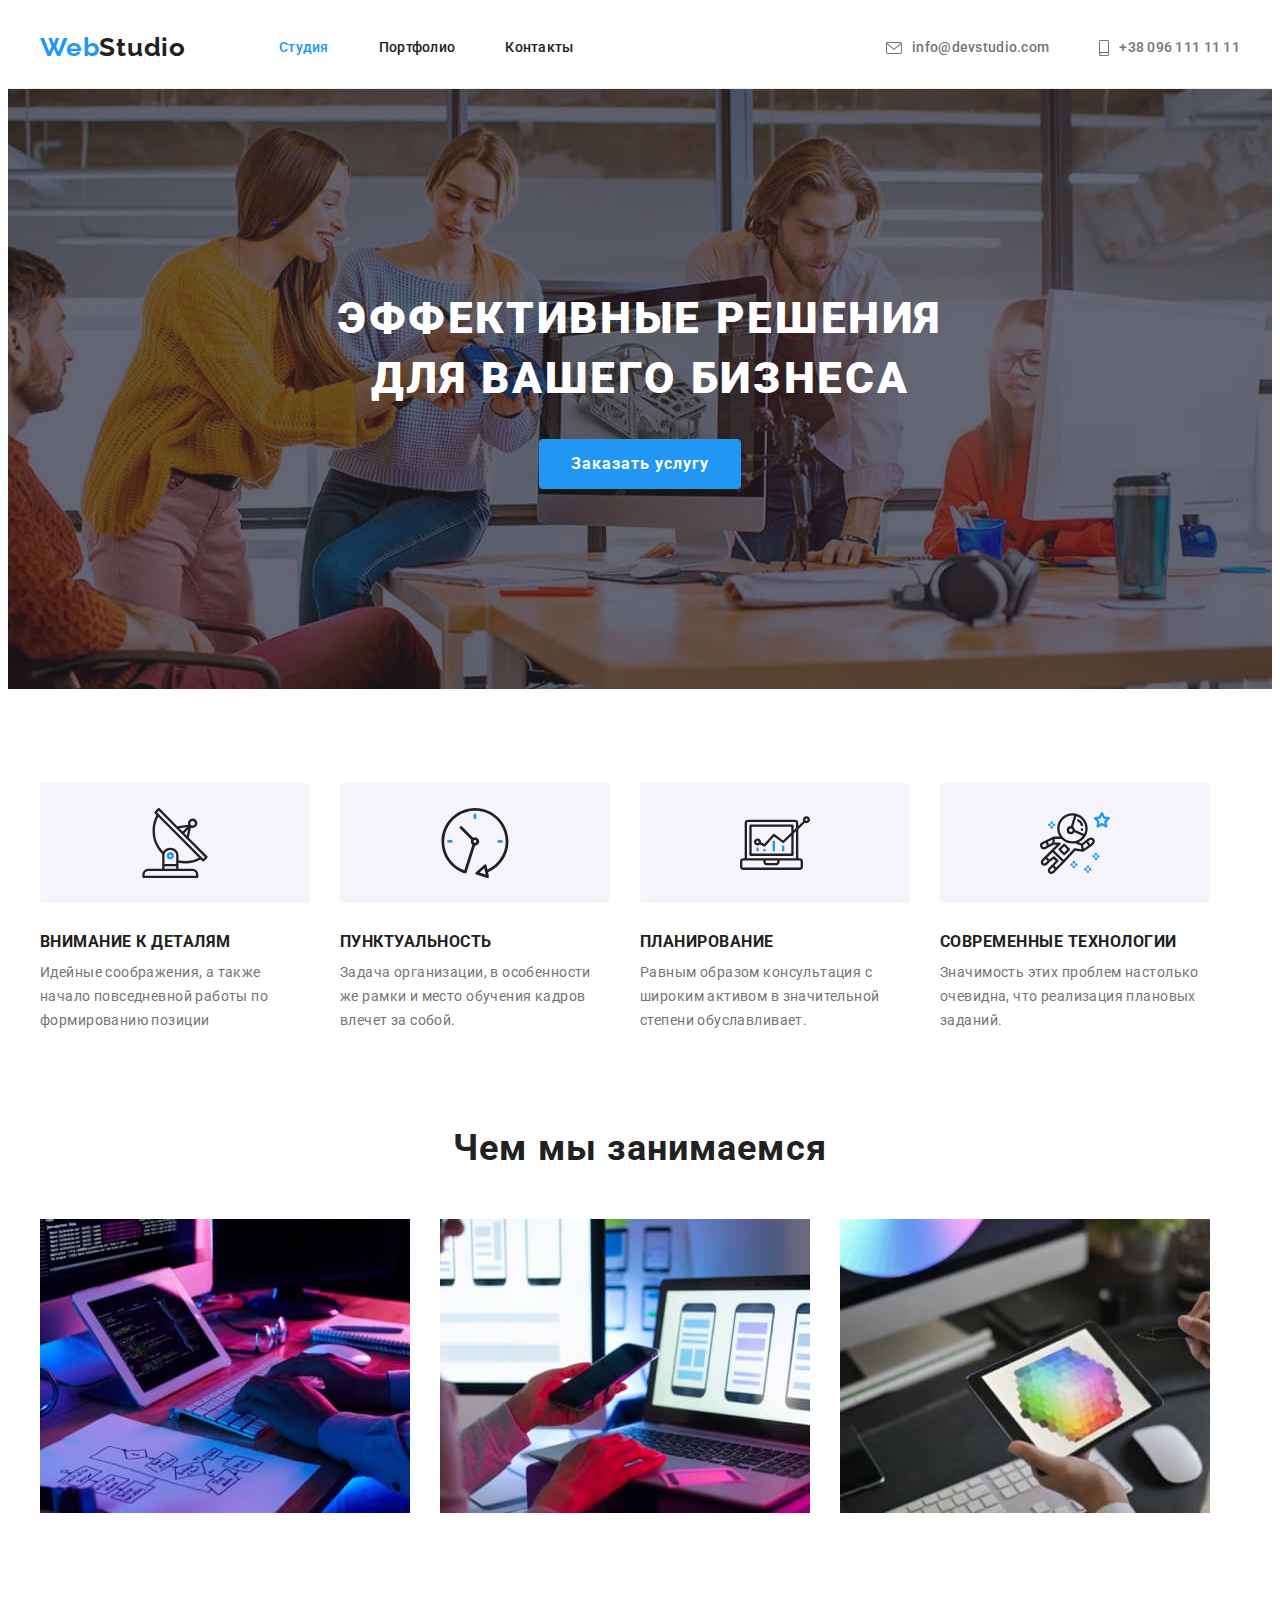
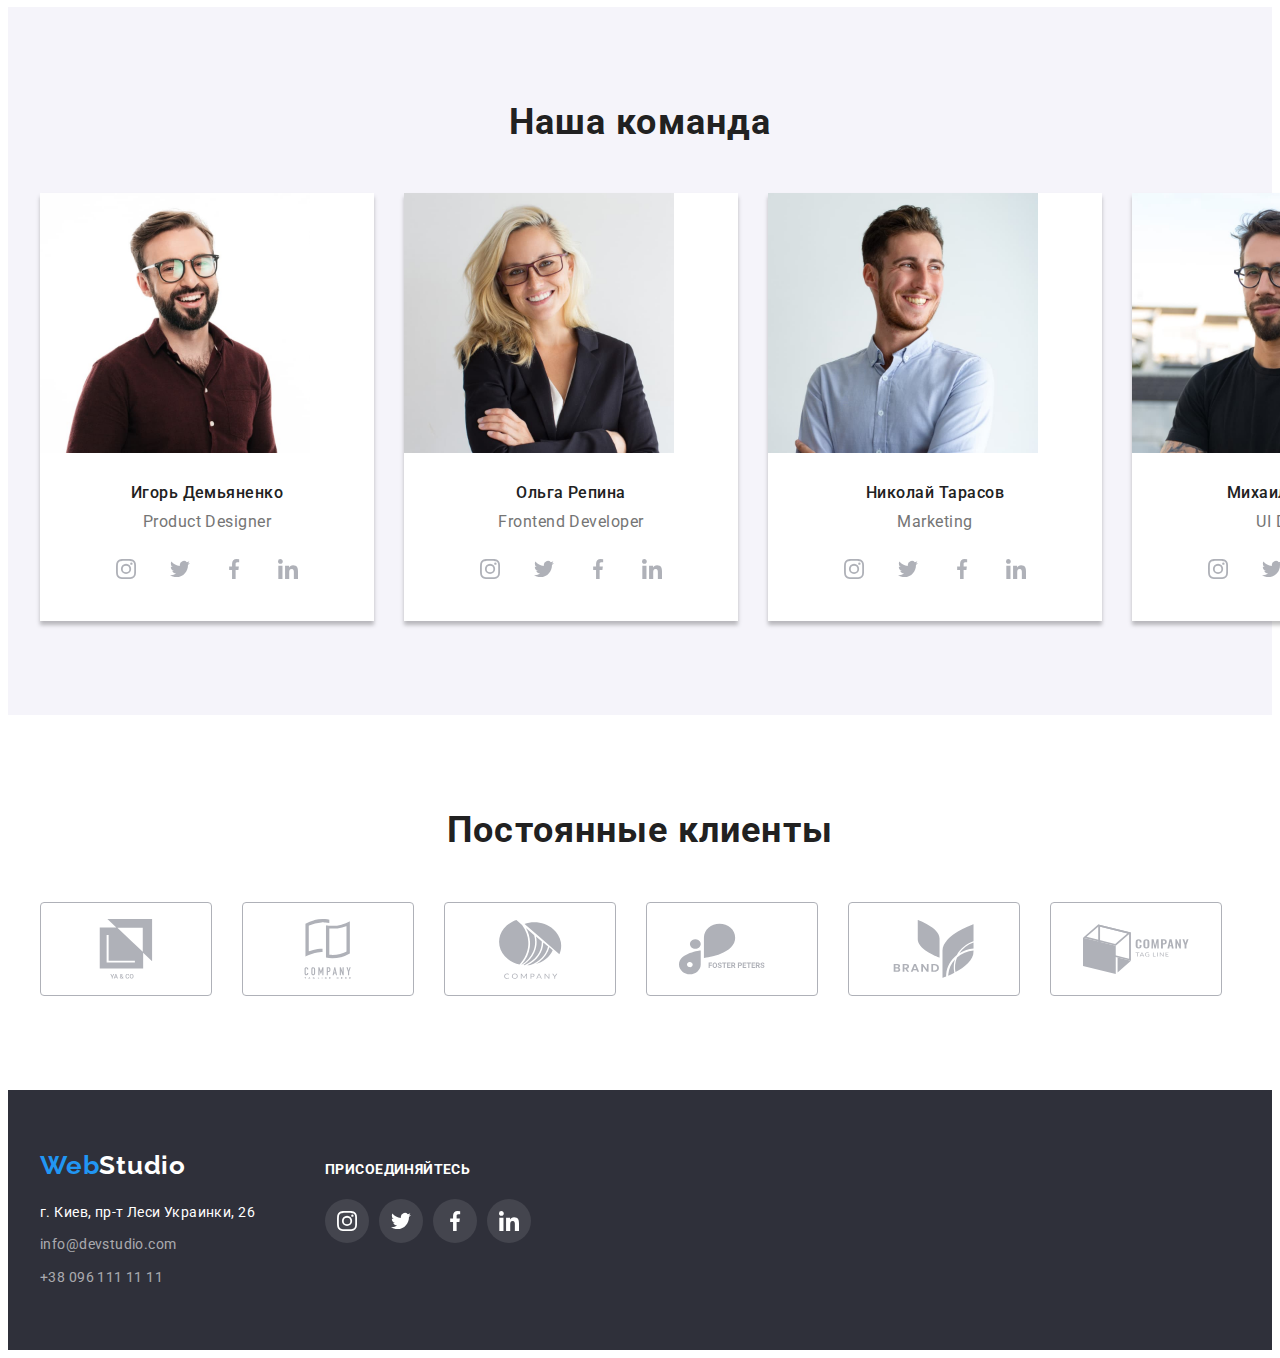
<file: index.html>
<!DOCTYPE html>
<html lang="ru">
<head>
    <meta charset="UTF-8">
    <meta http-equiv="X-UA-Compatible" content="IE=edge">
    <meta name="viewport" content="width=device-width, initial-scale=1.0">
    <title>Студия</title>
    <link href="https://fonts.googleapis.com/css2?family=Raleway:wght@700&family=Roboto:wght@400;500;700&display=swap" rel="stylesheet">
    <link rel="stylesheet" href="https://cdnjs.cloudflare.com/ajax/libs/modern-normalize/1.1.0/modern-normalize.min.css"
        integrity="sha512-wpPYUAdjBVSE4KJnH1VR1HeZfpl1ub8YT/NKx4PuQ5NmX2tKuGu6U/JRp5y+Y8XG2tV+wKQpNHVUX03MfMFn9Q=="
        crossorigin="anonymous" referrerpolicy="no-referrer" />
    <link rel="stylesheet" href="./css/styles.css">
</head>
<body>
    <header class="header-page">
        <div class="container main-nav">
        <nav class="navigation">
        <a lang="en" href="./index.html" class="logo link">Web<span class="logo-top">Studio</span></a>
            <ul class="navigation-list list">
                <li class="item">
                    <a href="./index.html" class="link current">Студия</a>
                </li>
                <li class="item">
                    <a href="./portfolio.html" class="link">Портфолио</a>
                </li>
                <li class="item">
                    <a href="" class="link">Контакты</a>
                </li>
            </ul>
        </nav>

        <ul class="contacts-list list">
            <li class="contact-item">              
                <a href="mailto:info@devstudio.com" class="link">
                    <svg class="contact-icon" width="16px" height="12px">
                        <use href="./images/icons.svg#icon-mail"></use>
                    </svg>
                    info@devstudio.com</a>
            </li>
            <li class="contact-item">
                <a href="callto:+380961111111" class="link">
                    <svg class="contact-icon" width="10px" height="16px">
                        <use href="./images/icons.svg#icon-phone"></use>
                    </svg>
                    +38 096 111 11 11</a>
            </li>
        </ul>       
        </div>
    </header>
    <main>
        <section class="hero">
            <div class="container">
                <h1 class="hero-title">Эффективные решения для вашего бизнеса</h1>
                <button type="button" class="hero-btn btn">Заказать услугу</button>
            </div>
        </section>
        <section class="features section">
            <div class="container">
            <h2 class="features-title title" hidden>Преимущества</h2>
            <ul class="features-list list">
                <li class="features-item">
                    <div class="features-thumb">
                        <svg class="features-icon" width="70px" height="70px">
                            <use href="./images/icons.svg#icon-antenna"></use>
                        </svg>
                    </div>
                    <h3 class="features-name">Внимание к деталям</h3>
                    <p class="features-text">Идейные соображения, а также начало повседневной работы по формированию позиции</p>
                </li>
                <li class="features-item">
                    <div class="features-thumb">
                        <svg class="features-icon" width="70px" height="70px">
                            <use href="./images/icons.svg#icon-clock"></use>
                        </svg>
                    </div>
                    <h3 class="features-name">Пунктуальность</h3>
                    <p class="features-text">Задача организации, в особенности же рамки и место обучения кадров влечет за собой.</p>
                </li>
                <li class="features-item">
                    <div class="features-thumb">
                        <svg class="features-icon" width="70px" height="70px">
                            <use href="./images/icons.svg#icon-diagram"></use>
                        </svg>
                    </div>
                    <h3 class="features-name">Планирование</h3>
                    <p class="features-text">Равным образом консультация с широким активом в значительной степени обуславливает.</p>
                </li>
                <li class="features-item">
                    <div class="features-thumb">
                        <svg class="features-icon" width="70px" height="70px">
                            <use href="./images/icons.svg#icon-astronaut"></use>
                        </svg>
                    </div>
                    <h3 class="features-name">Современные технологии</h3>
                    <p class="features-text">Значимость этих проблем настолько очевидна, что реализация плановых заданий.</p>
                </li>
            </ul>
            </div>
        </section>
        <section class="skills section">
            <div class="container">
            <h2 class="skills-title title">Чем мы занимаемся</h2>
            <ul class="skill-list list">
                <li class="skill-item">
                    <img class="skill-img" src="./images/skills-coding-1.jpg" alt="Програмист пишет код" width="370" height="294">
                </li>
                <li class="skill-item">
                    <img class="skill-img" src="./images/skills-mobile-app-2.jpg" alt="Програмист пишет мобильное приложение" width="370" height="294">
                </li>
                <li class="skill-item">
                    <img class="skill-img" src="./images/skills-design-3.jpg" alt="Дизайнер рисует" width="370" height="294">
                </li>
            </ul>
            </div>
        </section>
        <section class="section team">
            <div class="container">
           <h2 class="team-title title">Наша команда</h2>
            <ul class="team-list list">
                <li class="team-item">
                    <img class="team-card" src="./images/team-card-1.jpg" alt="Фото Игоря Демьяненко" width="270" height="260">
                    <div class="container">
                        <h3 class="team-name">Игорь Демьяненко</h3>
                        <p lang="en" class="team-text">Product Designer</p>
                        <ul class="team-soc-list list">
                            <li class="team-soc-item">
                               <a href="" class="team-soc-link link">
                                <svg class="soc-icon" width="20px" height="20px">
                                    <use href="./images/icons.svg#icon-instagram"></use>
                                </svg>
                               </a> 
                            </li>
                            <li class="team-soc-item">
                                <a href="" class="team-soc-link link">
                                    <svg class="soc-icon" width="20px" height="20px">
                                        <use href="./images/icons.svg#icon-twitter"></use>
                                    </svg>
                                </a>
                            </li>
                            <li class="team-soc-item">
                                <a href="" class="team-soc-link link">
                                    <svg class="soc-icon" width="20px" height="20px">
                                        <use href="./images/icons.svg#icon-facebook"></use>
                                    </svg>
                                </a>
                            </li>
                            <li class="team-soc-item">
                                <a href="" class="team-soc-link link">
                                    <svg class="soc-icon" width="20px" height="20px">
                                        <use href="./images/icons.svg#icon-linkedin"></use>
                                    </svg>
                                </a>
                            </li>
                        </ul>
                    </div>
                </li>
                <li class="team-item">
                    <img class="team-card" src="./images/team-card-2.jpg" alt="Фото Ольги Репиной" width="270" height="260">
                    <div class="container">
                        <h3 class="team-name">Ольга Репина</h3>
                        <p lang="en" class="team-text">Frontend Developer</p>
                        <ul class="team-soc-list list">
                            <li class="team-soc-item">
                                <a href="" class="team-soc-link link">
                                    <svg class="soc-icon" width="20px" height="20px">
                                        <use href="./images/icons.svg#icon-instagram"></use>
                                    </svg>
                                </a>
                            </li>
                            <li class="team-soc-item">
                                <a href="" class="team-soc-link link">
                                    <svg class="soc-icon" width="20px" height="20px">
                                        <use href="./images/icons.svg#icon-twitter"></use>
                                    </svg>
                                </a>
                            </li>
                            <li class="team-soc-item">
                                <a href="" class="team-soc-link link">
                                    <svg class="soc-icon" width="20px" height="20px">
                                        <use href="./images/icons.svg#icon-facebook"></use>
                                    </svg>
                                </a>
                            </li>
                            <li class="team-soc-item">
                                <a href="" class="team-soc-link link">
                                    <svg class="soc-icon" width="20px" height="20px">
                                        <use href="./images/icons.svg#icon-linkedin"></use>
                                    </svg>
                                </a>
                            </li>
                        </ul>
                    </div>
                </li>
                <li class="team-item">
                    <img class="team-card" src="./images/team-card-3.jpg" alt="Фото Николая Тарасова" width="270" height="260">
                    <div class="container">
                        <h3 class="team-name">Николай Тарасов</h3>
                        <p lang="en" class="team-text">Marketing</p>
                        <ul class="team-soc-list list">
                            <li class="team-soc-item">
                                <a href="" class="team-soc-link link">
                                    <svg class="soc-icon" width="20px" height="20px">
                                        <use href="./images/icons.svg#icon-instagram"></use>
                                    </svg>
                                </a>
                            </li>
                            <li class="team-soc-item">
                                <a href="" class="team-soc-link link">
                                    <svg class="soc-icon" width="20px" height="20px">
                                        <use href="./images/icons.svg#icon-twitter"></use>
                                    </svg>
                                </a>
                            </li>
                            <li class="team-soc-item">
                                <a href="" class="team-soc-link link">
                                    <svg class="soc-icon" width="20px" height="20px">
                                        <use href="./images/icons.svg#icon-facebook"></use>
                                    </svg>
                                </a>
                            </li>
                            <li class="team-soc-item">
                                <a href="" class="team-soc-link link">
                                    <svg class="soc-icon" width="20px" height="20px">
                                        <use href="./images/icons.svg#icon-linkedin"></use>
                                    </svg>
                                </a>
                            </li>
                        </ul>
                    </div>
                    </li>
                <li class="team-item">
                    <img class="team-card" src="./images/team-card-4.jpg" alt="Фото Михаила Ермакова" width="270" height="260">
                    <div class="container">
                        <h3 class="team-name">Михаил Еркмаков</h3>
                        <p lang="en" class="team-text">UI Designer</p>
                        <ul class="team-soc-list list">
                            <li class="team-soc-item">
                                <a href="" class="team-soc-link link">
                                    <svg class="soc-icon" width="20px" height="20px">
                                        <use href="./images/icons.svg#icon-instagram"></use>
                                    </svg>
                                </a>
                            </li>
                            <li class="team-soc-item">
                                <a href="" class="team-soc-link link">
                                    <svg class="soc-icon" width="20px" height="20px">
                                        <use href="./images/icons.svg#icon-twitter"></use>
                                    </svg>
                                </a>
                            </li>
                            <li class="team-soc-item">
                                <a href="" class="team-soc-link link">
                                    <svg class="soc-icon" width="20px" height="20px">
                                        <use href="./images/icons.svg#icon-facebook"></use>
                                    </svg>
                                </a>
                            </li>
                            <li class="team-soc-item">
                                <a href="" class="team-soc-link link">
                                    <svg class="soc-icon" width="20px" height="20px">
                                        <use href="./images/icons.svg#icon-linkedin"></use>
                                    </svg>
                                </a>
                            </li>
                        </ul>
                    </div>
                </li>
            </ul>
            </div>
        </section>
        <section class="partners section">
            <div class="container">
                <h2 class="partners-title title">Постоянные клиенты</h2>
                <ul class="partners-list list">
                    <li class="partners-item">
                        <a href="" class="partners-link link">                        
                                <svg class="partners-icon" width="106px" height="60px">
                                    <use href="./images/icons.svg#icon-client-1"></use>
                                </svg>                            
                        </a>
                    </li>
                    <li class="partners-item">
                        <a href="" class="partners-link link">                                                  
                            <svg class="partners-icon" width="106px" height="60px">
                                <use href="./images/icons.svg#icon-client-2"></use>
                            </svg>                    
                        </a>
                    </li>
                    <li class="partners-item">
                        <a href="" class="partners-link link">                                                    
                            <svg class="partners-icon" width="106px" height="60px">
                                <use href="./images/icons.svg#icon-client-3"></use>
                            </svg>                                                 
                        </a>
                    </li>
                    <li class="partners-item">
                        <a href="" class="partners-link link">                          
                                <svg class="partners-icon" width="106px" height="60px">
                                    <use href="./images/icons.svg#icon-client-4"></use>
                                </svg>                         
                        </a>
                    </li>
                    <li class="partners-item">
                        <a href="" class="partners-link link">                            
                                    <svg class="partners-icon" width="106px" height="60px">
                                        <use href="./images/icons.svg#icon-client-5"></use>
                                    </svg>
                        </a>
                    </li>
                    <li class="partners-item">  
                        <a href="" class="partners-link link">                                                         
                                <svg class="partners-icon" width="106px" height="60px">
                                    <use href="./images/icons.svg#icon-client-6"></use>
                                </svg>                                                
                        </a>
                     </li>
                </ul>
            </div>
        </section>
    </main>
    <footer class="footer">
        <div class="container">
            <div class="address-container">
        <a lang="en" href="./index.html" class="logo link bottom">Web<span class="logo-bottom">Studio</span></a>
        <address class="address">
            <ul class="address-list list">
                <li class="address-item">
                    <p class="address-text">г. Киев, пр-т Леси Украинки, 26</p>
                </li>
                <li class="address-item">
                    <a href="mailto:info@devstudio.com" class="link">info@devstudio.com</a>
                </li>
                <li class="address-item">
                    <a href="callto:+380961111111" class="link">+38 096 111 11 11</a>
                </li>
            </ul> 
        </address>
        </div>
        <div class="social">
        <strong class="social-title">Присоединяйтесь</strong>
        <ul class="soc-list list">
            <li class="soc-item">
                <a href="" class="soc-link link">
                    <svg class="soc-icon" width="20px" height="20px">
                        <use href="./images/icons.svg#icon-instagram"></use>
                    </svg>
                </a>
            </li>
            <li class="soc-item">
                <a href="" class="soc-link link">
                    <svg class="soc-icon" width="20px" height="20px">
                        <use href="./images/icons.svg#icon-twitter"></use>
                    </svg>
                </a>
            </li>
            <li class="soc-item">
                <a href="" class="soc-link link">
                    <svg class="soc-icon" width="20px" height="20px">
                        <use href="./images/icons.svg#icon-facebook"></use>
                    </svg>
                </a>
            </li>
            <li class="soc-item">
                <a href="" class="soc-link link">
                    <svg class="soc-icon" width="20px" height="20px">
                        <use href="./images/icons.svg#icon-linkedin"></use>
                    </svg>
                </a>
            </li>
        </ul>
        </div>
    </div>
    </footer>
    
    
</body>
</html>
</file>
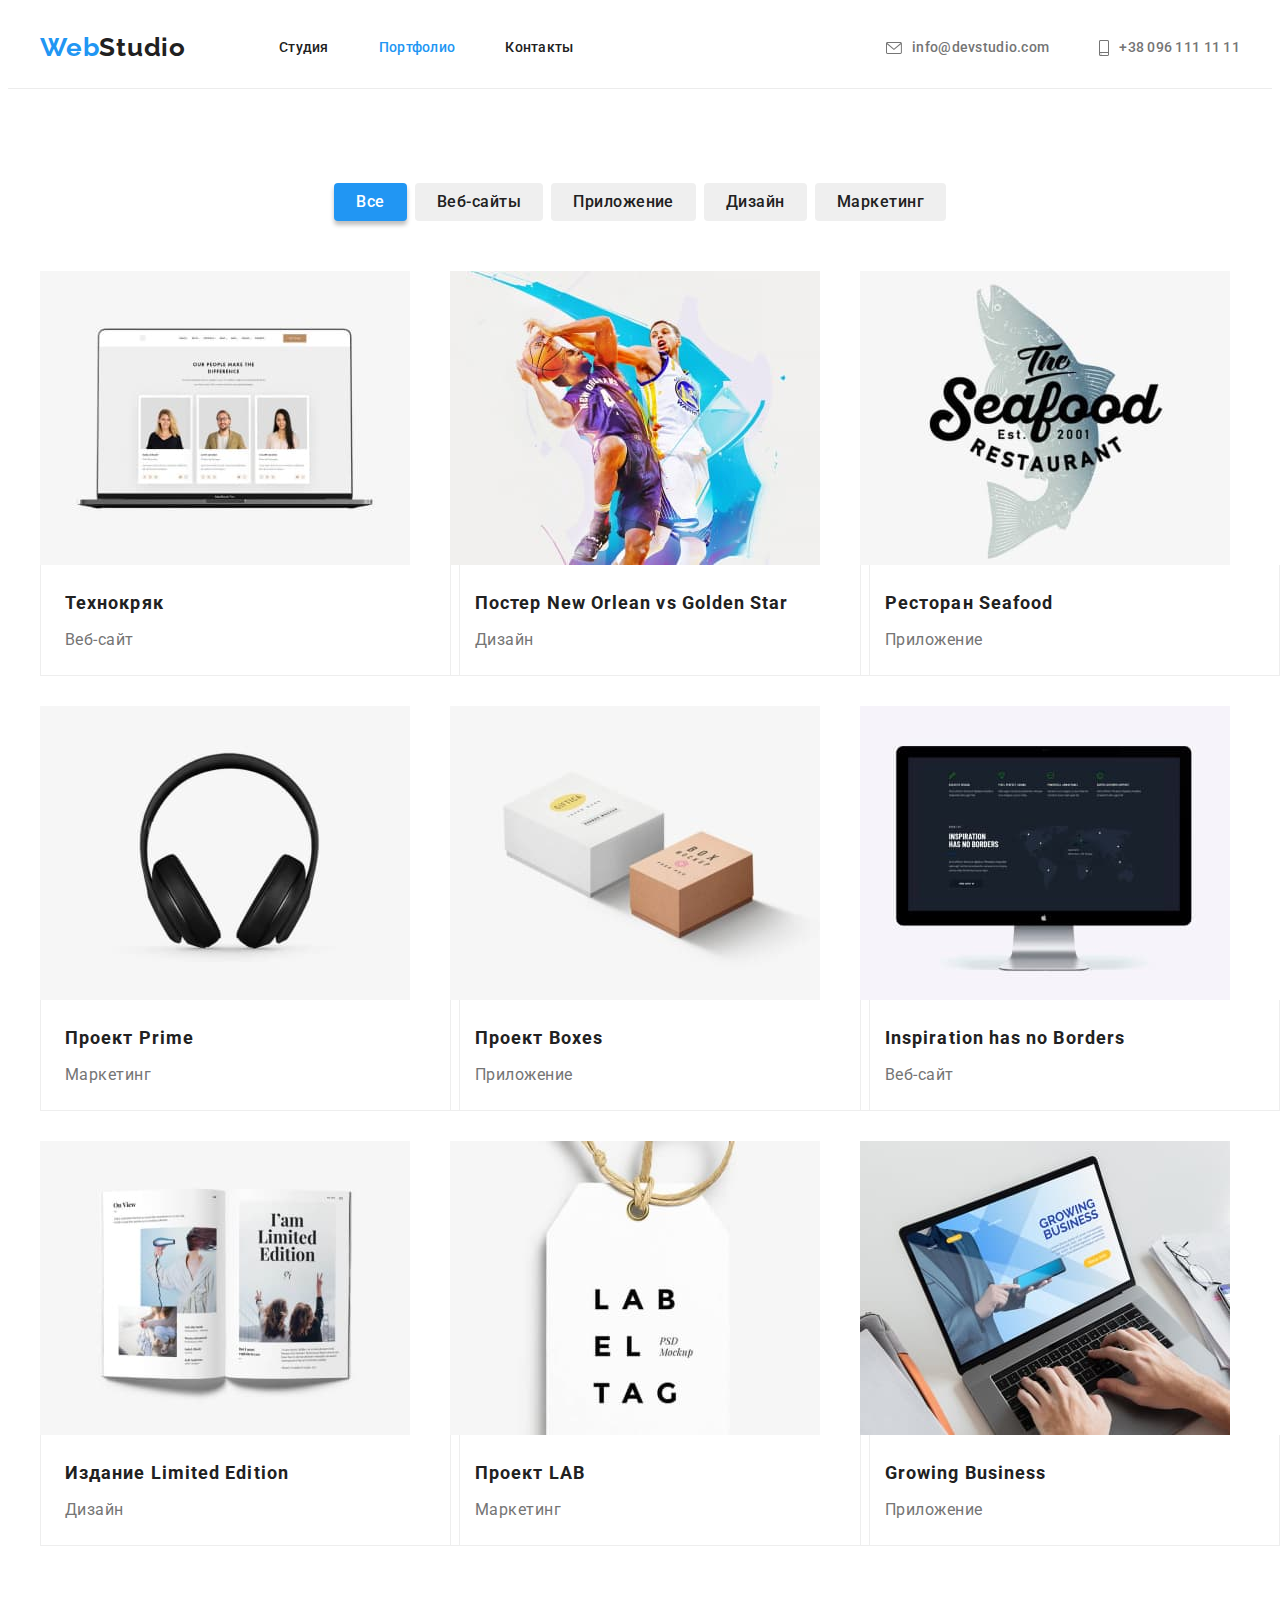
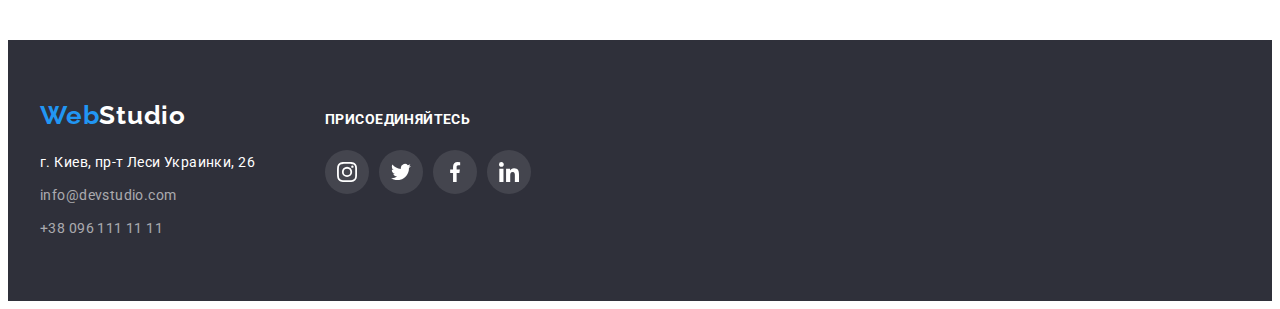
<file: portfolio.html>
<!DOCTYPE html>
<html lang="ru">
<head>
    <meta charset="UTF-8">
    <meta http-equiv="X-UA-Compatible" content="IE=edge">
    <meta name="viewport" content="width=device-width, initial-scale=1.0">
    <title>Портфолио</title>
    <link href="https://fonts.googleapis.com/css2?family=Raleway:wght@700&family=Roboto:wght@400;500;700&display=swap" rel="stylesheet">
    <link rel="stylesheet" href="https://cdnjs.cloudflare.com/ajax/libs/modern-normalize/1.1.0/modern-normalize.min.css"
        integrity="sha512-wpPYUAdjBVSE4KJnH1VR1HeZfpl1ub8YT/NKx4PuQ5NmX2tKuGu6U/JRp5y+Y8XG2tV+wKQpNHVUX03MfMFn9Q=="
        crossorigin="anonymous" referrerpolicy="no-referrer" />
    <link rel="stylesheet" href="./css/styles.css">
</head>
<body>
    <header class="header-page">
        <div class="container main-nav">
            <nav class="navigation">
                <a lang="en" href="./index.html" class="logo link">Web<span class="logo-top">Studio</span></a>
                <ul class="navigation-list list">
                    <li class="item">
                        <a href="./index.html" class="link">Студия</a>
                    </li>
                    <li class="item">
                        <a href="./portfolio.html" class="link current">Портфолио</a>
                    </li>
                    <li class="item">
                        <a href="" class="link">Контакты</a>
                    </li>
                </ul>
            </nav>
    
            <ul class="contacts-list list">
                <li class="contact-item">
                    <a href="mailto:info@devstudio.com" class="link">
                        <svg class="contact-icon" width="16px" height="12px">
                            <use href="./images/icons.svg#icon-mail"></use>
                        </svg>
                        info@devstudio.com</a>
                </li>
                <li class="contact-item">
                    <a href="callto:+380961111111" class="link">
                        <svg class="contact-icon" width="10px" height="16px">
                            <use href="./images/icons.svg#icon-phone"></use>
                        </svg>
                        +38 096 111 11 11</a>
                </li>
            </ul>
        </div>
    </header>
    <main>
        <section class="section">
            <div class="container">
                <h1 hidden>Портфолио</h1>
                    <ul class="filter-list list">
                        <li class="filter-item">
                            <button type="button" class="filter-btn btn current-btn">Все</button>
                        </li>
                        <li class="filter-item">
                            <button type="button" class="filter-btn btn">Веб-сайты</button>
                        </li>
                        <li class="filter-item">
                            <button type="button" class="filter-btn btn">Приложение</button>
                        </li>
                        <li class="filter-item">
                            <button type="button" class="filter-btn btn">Дизайн</button>
                        </li>
                        <li class="filter-item">
                            <button type="button" class="filter-btn btn">Маркетинг</button>
                        </li>
                    </ul>
           <ul class="project-list list">
               <li class="project-item">
                <a href="" class="project-link link">
                       <img src="./images/portfolio-pic-1.jpg" alt="Логотип Технокряк" width="370" height="294">
                   <div class="container">
                        <h2 class="project-title">Технокряк</h2>
                        <p class="project-text">Веб-сайт</p>
                   </div>
                </a>   
               </li>
               <li class="project-item">
                <a href="" class="project-link link">
                   <img src="./images/portfolio-pic-2.jpg" alt="Постер New Orlean vs Golden Star" width="370" height="294">
                   <div class="container">
                        <h2 class="project-title">Постер <span lang="en">New Orlean vs Golden Star</span></h2>
                        <p class="project-text">Дизайн</p>
                   </div>
                </a>   
                </li>
                <li class="project-item">
                    <a href="" class="project-link link">
                    <img src="./images/portfolio-pic-3.jpg" alt="Логотип Ресторана Seafood" width="370" height="294">
                    <div class="container">
                        <h2 class="project-title">Ресторан <span lang="en">Seafood</span></h2>
                        <p class="project-text">Приложение</p>
                    </div>
                 </a>   
                </li>
                <li class="project-item">
                    <a href="" class="project-link link">
                    <img src="./images/portfolio-pic-4.jpg" alt="Логотип Проекта Prime" width="370" height="294">
                    <div class="container">
                        <h2 class="project-title">Проект <span lang="en">Prime</span></h2>
                        <p class="project-text">Маркетинг</p>
                    </div>
                 </a>   
                </li>
                <li class="project-item">
                    <a href="" class="project-link link">
                    <img src="./images/portfolio-pic-5.jpg" alt="Логотип Проекта Boxes" width="370" height="294">
                    <div class="container">
                        <h2 class="project-title">Проект <span lang="en">Boxes</span></h2>
                        <p class="project-text">Приложение</p>
                    </div>
                 </a>   
                </li>
                <li class="project-item">
                    <a href="" class="project-link link">
                    <img src="./images/portfolio-pic-6.jpg" alt="Логотип Inspiration has no Borders" width="370" height="294">
                    <div class="container">
                        <h2 lang="en" class="project-title">Inspiration has no Borders</h2>
                        <p class="project-text">Веб-сайт</p>
                    </div>
                 </a>   
                </li>
                <li class="project-item">
                    <a href="" class="project-link link">
                    <img src="./images/portfolio-pic-7.jpg" alt="Логотип Издания Limited Edition" width="370" height="294">
                    <div class="container">
                        <h2 class="project-title">Издание <span lang="en">Limited Edition</span></h2>
                        <p class="project-text">Дизайн</p>
                    </div>
                 </a>   
                </li>
                <li class="project-item">
                    <a href="" class="project-link link">
                    <img src="./images/portfolio-pic-8.jpg" alt="Логотип Проект LAB" width="370" height="294">
                    <div class="container">
                        <h2 class="project-title">Проект <span lang="en">LAB</span></h2>
                        <p class="project-text">Маркетинг</p>
                    </div>
                 </a>   
                </li>
                <li class="project-item">
                    <a href="" class="project-link link">
                    <img src="./images/portfolio-pic-9.jpg" alt="Логотип Growing Business" width="370" height="294">
                    <div class="container">
                        <h2 lang="en" class="project-title">Growing Business</h2>
                        <p class="project-text">Приложение</p>
                    </div>
                 </a>   
                </li>
           </ul>
        </div>
        </section>
    </main>
    <footer class="footer">
        <div class="container">
            <div class="address-container">
                <a lang="en" href="./index.html" class="logo link bottom">Web<span class="logo-bottom">Studio</span></a>
                <address class="address">
                    <ul class="address-list list">
                        <li class="address-item">
                            <p class="address-text">г. Киев, пр-т Леси Украинки, 26</p>
                        </li>
                        <li class="address-item">
                            <a href="mailto:info@devstudio.com" class="link">info@devstudio.com</a>
                        </li>
                        <li class="address-item">
                            <a href="callto:+380961111111" class="link">+38 096 111 11 11</a>
                        </li>
                    </ul>
                </address>
            </div>
            <div class="social">
                <strong class="social-title">Присоединяйтесь</strong>
                <ul class="soc-list list">
                    <li class="soc-item">
                        <a href="" class="soc-link link">
                            <svg class="soc-icon" width="20px" height="20px">
                                <use href="./images/icons.svg#icon-instagram"></use>
                            </svg>
                        </a>
                    </li>
                    <li class="soc-item">
                        <a href="" class="soc-link link">
                            <svg class="soc-icon" width="20px" height="20px">
                                <use href="./images/icons.svg#icon-twitter"></use>
                            </svg>
                        </a>
                    </li>
                    <li class="soc-item">
                        <a href="" class="soc-link link">
                            <svg class="soc-icon" width="20px" height="20px">
                                <use href="./images/icons.svg#icon-facebook"></use>
                            </svg>
                        </a>
                    </li>
                    <li class="soc-item">
                        <a href="" class="soc-link link">
                            <svg class="soc-icon" width="20px" height="20px">
                                <use href="./images/icons.svg#icon-linkedin"></use>
                            </svg>
                        </a>
                    </li>
                </ul>
            </div>
        </div>
    </footer>
</body>
</html>
</file>
<file: css/styles.css>
:root{
--primary-text-color: #757575; 
--title-text-color: #212121;
--main-white-color: #fff;
--accent-color: #2196F3;
--background-color: #2F303A;
--secondary-background-color: #F5F4FA;
--logo-color: #AFB1B8;
}

body{
    background-color: var(--main-white-color);
    color: var(--primary-text-color); 
    font-family: Roboto, sans-serif; 
    font-size: 14px;
}

.list {
    list-style: none;
    padding: 0;
    margin: 0;
}

.link{
    text-decoration: none;
}

.btn{
    cursor: pointer;
    display: inline-block;
    
}

.container{
    width: 1200px;
    margin-left: auto;
    margin-right: auto;
    padding-left: 15px;
    padding-right: 15px;
 }

 img{
    display: block;
    max-width: 100%;
    height: auto;
 }


/* Header */
.header-page{
     border-bottom: 1px solid #ECECEC;   
     
}

.main-nav{
    display: flex;
    justify-content: space-around;
    align-items: center;
}
.logo {
    display: flex;
    margin-right: auto;
    padding-top: 24px;
    padding-bottom: 25px;
    color: var(--accent-color);
    font-family: Raleway, sans-serif;
    font-weight: 700;
    font-size: 26px;
    line-height: 1.19;
    letter-spacing: 0.03em;    
}

.logo-top{
        color: var(--title-text-color);
}

.navigation{
    display: flex;
}
.navigation-list {
    display: flex;
    margin-left: 93px;
}

.navigation-list .item:not(:last-child){
    margin-right: 50px;
}


.navigation-list .link {
    display: block;
    padding-top: 32px;
    padding-bottom: 32px;
    color: var(--title-text-color);
    font-weight: 500;
    line-height: 1.14;
    letter-spacing: 0.02em;
}

.navigation-list .link.current{
    color: var(--accent-color);
}

.navigation-list .link:hover,
.navigation-list .link:focus {
    color: var(--accent-color);
}


.contacts-list{
    display: flex;
    margin-left: auto;
}

.contact-item:not(:last-child){
margin-right: 50px;
}


.contacts-list .link {
    display: flex;
    align-items: center;
    justify-content: center;
    padding-top: 32px;
    padding-bottom: 32px;
    color: var(--primary-text-color);
    font-weight: 500;
    line-height: 1.14;
    letter-spacing: 0.02em;
}

.contacts-list .link:hover,
.contacts-list .link:focus {
    color: var(--accent-color);
}

.contact-icon {
    fill: currentColor;
    margin-right: 10px;
}

/* HERO */

.hero{
    background-color: var(--background-color);
    text-align: center;
    padding-top: 200px;
    padding-bottom: 200px;
    margin-left: auto;
    margin-right: auto;

    background-image:
    linear-gradient(
        to right,
        rgba(47, 48, 58, 0.4),
        rgba(47, 48, 58, 0.4)),
    url(../images/hero-img.jpg);
    max-width: 1600px;
    background-repeat: no-repeat;
    background-position: center;
    background-size: cover;
}
.hero-title {
    width: 696px;
    margin-left: auto;
    margin-right: auto;
    margin-top: 0;
    margin-bottom: 30px;
    color: var(--main-white-color);
    font-weight: 900;
    font-size: 44px;
    line-height: 1.36;
    letter-spacing: 0.06em;
    text-transform: uppercase;
    
}
.hero-btn {
    display: inline-block;
    min-width: 200px;
    padding: 10px 32px;
    border: 0px solid transparent;
    border-radius: 4px;
    background-color:var(--accent-color);
    color: var(--main-white-color);
    font-family: inherit;
    font-weight: 700;
    font-size: 16px;
    line-height: 1.88;  
    text-align: center;
    letter-spacing: 0.06em;
   }

.section{
    padding-top: 94px;
    padding-bottom: 94px;
   }   

   
   .features-list {
    display:flex;    
    }

.features-thumb{
    display: flex;
    justify-content: center;
    align-items: center;
    width: 270px;
    height: 120px;
    margin-bottom: 30px;
    background-color: var(--secondary-background-color);
    border-radius: 4px;
    }


.features-item{
    width: 270px;
    margin-right: 30px;
}

.features-item:last-child{
    margin-right: 0;
}

.features-name {
    margin-top: 0;
    margin-bottom: 10px;
    color: var(--title-text-color);
    font-weight: 700;
    line-height: 1.14;
    letter-spacing: 0.03em;
    text-transform: uppercase;
}

.features-text{
    margin-top: 0;
    margin-bottom: 0;
    line-height: 1.71;
    letter-spacing: 0.03em;
}


.title{
    margin-top: 0;
    margin-bottom: 50px;
    color: var(--title-text-color);
    font-weight: 700;
    font-size: 36px;
    line-height: 1.17;
    text-align: center;
    letter-spacing: 0.03em;
}




/* ....SKILLS.... */

.skills.section{
    padding-top: 0;
}

.skill-list {
    display: flex;
}

.skill-item + .skill-item{
    margin-left: 30px;
}

.skill-img{
    display: block;
}


.team .container{
    margin-bottom: 0;
}
.team {
    background-color: var(--secondary-background-color);
}


.team-list{
    display: flex;
    
}

.team-item{
    margin-left: 30px;
    background-color: var(--main-white-color);
    box-shadow: 0px 4px 4px rgba(0, 0, 0, 0.25);
}

.team-item:first-child{
    margin-left: 0;
}


.team-card{
    margin-bottom: 0;
}

.team-item .container{
    width: 270px;
    padding-top: 30px;
    padding-bottom: 30px;
    padding-left: 32px;
    padding-right: 32px;
}

.team-name{
    margin-top: 0;
    margin-bottom: 10px;
    color: var(--title-text-color);
    font-weight: 500;
    font-size: 16px;
    line-height: 1.19;
    text-align: center;
    letter-spacing: 0.03em;
}

.team-text{
    margin-top: 0;
    margin-bottom: 16px;
    font-size: 16px;
    line-height: 1.19;
    text-align: center;
    letter-spacing: 0.03em;
}

.team-soc-list{
    display: flex;
    justify-content: center;
}


.team-soc-item{
    width: 44px;
    height: 44px;
    margin-right: 10px;
}

.team-soc-item:last-child{
    margin-right: 0;
}

.team-soc-link{
    display: flex;
    align-items: center;
    justify-content: center;
    width: 100%;
    height: 100%;
    border-radius: 50%;
}

.team-soc-link:hover,
.team-soc-link:focus{
    background-color: var(--accent-color);
}

.team-soc-link:hover .soc-icon,
.team-soc-link:focus .soc-icon{
    fill: var(--main-white-color);
}


.soc-icon{
    fill: var(--logo-color);
}

.partners-list{
    display: flex;
}



.partners-item{
    display: block;
    margin-right: 30px;
}

.partners-item:last-child{
    margin-right: 0;
}

.partners-link{
    display: flex;
    justify-content: center;
    align-items: center;
    
    width: 170px;
    height: 92px;
    border: 1px solid var(--logo-color);
    border-radius: 4px;
}
.partners-link:hover,
.partners-link:focus{
    box-shadow: 0px 4px 4px rgba(0, 0, 0, 0.25);
}

.partners-link:hover .partners-icon,
.partners-link:focus .partners-icon {
 fill: var(--accent-color);
}

.partners-icon{
    fill: var(--logo-color);
}

/* Footer */

.footer {
    background-color: var(--background-color);
    padding: 60px 15px;
    display: flex;
    justify-content: flex-start;
    align-items: baseline;
}  


.footer .container{
    display: flex;
    align-items: baseline;
}


.logo.bottom{
    padding-top: 0;
    padding-bottom: 0;
    margin-bottom: 20px;
}

.logo-bottom {
    color: var(--main-white-color)
}

.address {
    font-style: normal;
}

.address-text {
    margin-top: 0;
    margin-bottom: 9px;
    color: var(--main-white-color);
    line-height: 1.71;
    letter-spacing: 0.03em;
}

.address-item:not(:last-child) {
    margin-bottom: 9px;
}

.address .link{
    color: rgba(255, 255, 255, 0.6);
    line-height: 1.71;
    letter-spacing: 0.03em;
}


.address .link:hover,
.address .link:focus {
    color: var(--accent-color);
}

.social{
    margin-left: 70px;
}

.soc-list{
    display: flex;
}

.social-title {
    display: block;
    margin-bottom: 20px;
    font-weight: 700;
    line-height: 1.42;
    letter-spacing: 0.03em;
    text-transform: uppercase;
    color: var(--main-white-color);
}

.soc-item {
    width: 44px;
    height: 44px;
    border-radius: 50%;
    margin-right: 10px;
    background-color: rgba(255, 255, 255, 0.1);
}

.soc-item:last-child{
    margin-right: 0;
}

.soc-list .soc-icon{
    fill: var(--main-white-color);
    margin: 0;
}

.soc-list .soc-link{
    display: flex;
    align-items: center;
    justify-content: center;
    width: 100%;
    height: 100%;
    border-radius: 50%;

}

.soc-link:hover,
.soc-link:focus {
    background-color: var(--accent-color);
}


/* PORTFOLIO */
.filter-list{
    display: flex;
    justify-content: center;
    margin-bottom: 50px;

}

.filter-item:not(:last-child){
    margin-right: 8px;
}
.filter-btn{
  display: block;  
  min-width: 73px;
  
  padding: 6px 22px;
  border: 0px solid transparent;
  border-radius: 4px;
  color: var(--title-text-color);
  font-family: inherit;
  font-weight: 500;
  font-size: 16px;
  line-height: 1.62;
  text-align: center;
  letter-spacing: 0.03em; 
}


.current-btn{
    background-color: var(--accent-color);
    color: var(--main-white-color);
    box-shadow: 0px 4px 4px rgba(0, 0, 0, 0.25);
}

.filter-btn:hover,
.filter-btn:focus{
    background-color: var(--accent-color);
    color: var(--main-white-color);
    box-shadow: 0px 4px 4px rgba(0, 0, 0, 0.25);

}

.project-list {
    display: flex;
    flex-wrap: wrap;
    
}

.project-item{
    width: calc((100% - 60px)/3);
    margin-right: 30px;
    margin-bottom: 30px;
}

.project-item:nth-child(3n){
    margin-right: 0;
}

.project-item:nth-last-child(-n+3){
    margin-bottom: 0;
}

.project-item .container{
    max-width: 370px;
    padding: 20px 24px;
    border-left: 1px solid #EEEEEE;
    border-bottom: 1px solid #EEEEEE;
    border-right: 1px solid #EEEEEE;

}

.project-link{
    display: block;
}

.project-link:hover,
.project-link:focus{
    box-shadow: 0px 1px 1px rgba(0, 0, 0, 0.12),
        0px 4px 4px rgba(0, 0, 0, 0.06),
        1px 4px 6px rgba(0, 0, 0, 0.16);
}
    



.project-title{
    margin-top: 0;
    margin-bottom: 4px;
    color: var(--title-text-color);
    font-weight: 700;
    font-size: 18px;
    line-height: 2;
    letter-spacing: 0.06em;
}

.project-text{
    color: var(--primary-text-color);
    margin: 0;
    font-size: 16px;
    line-height: 1.88;
    letter-spacing: 0.03em;
    
}
</file>
